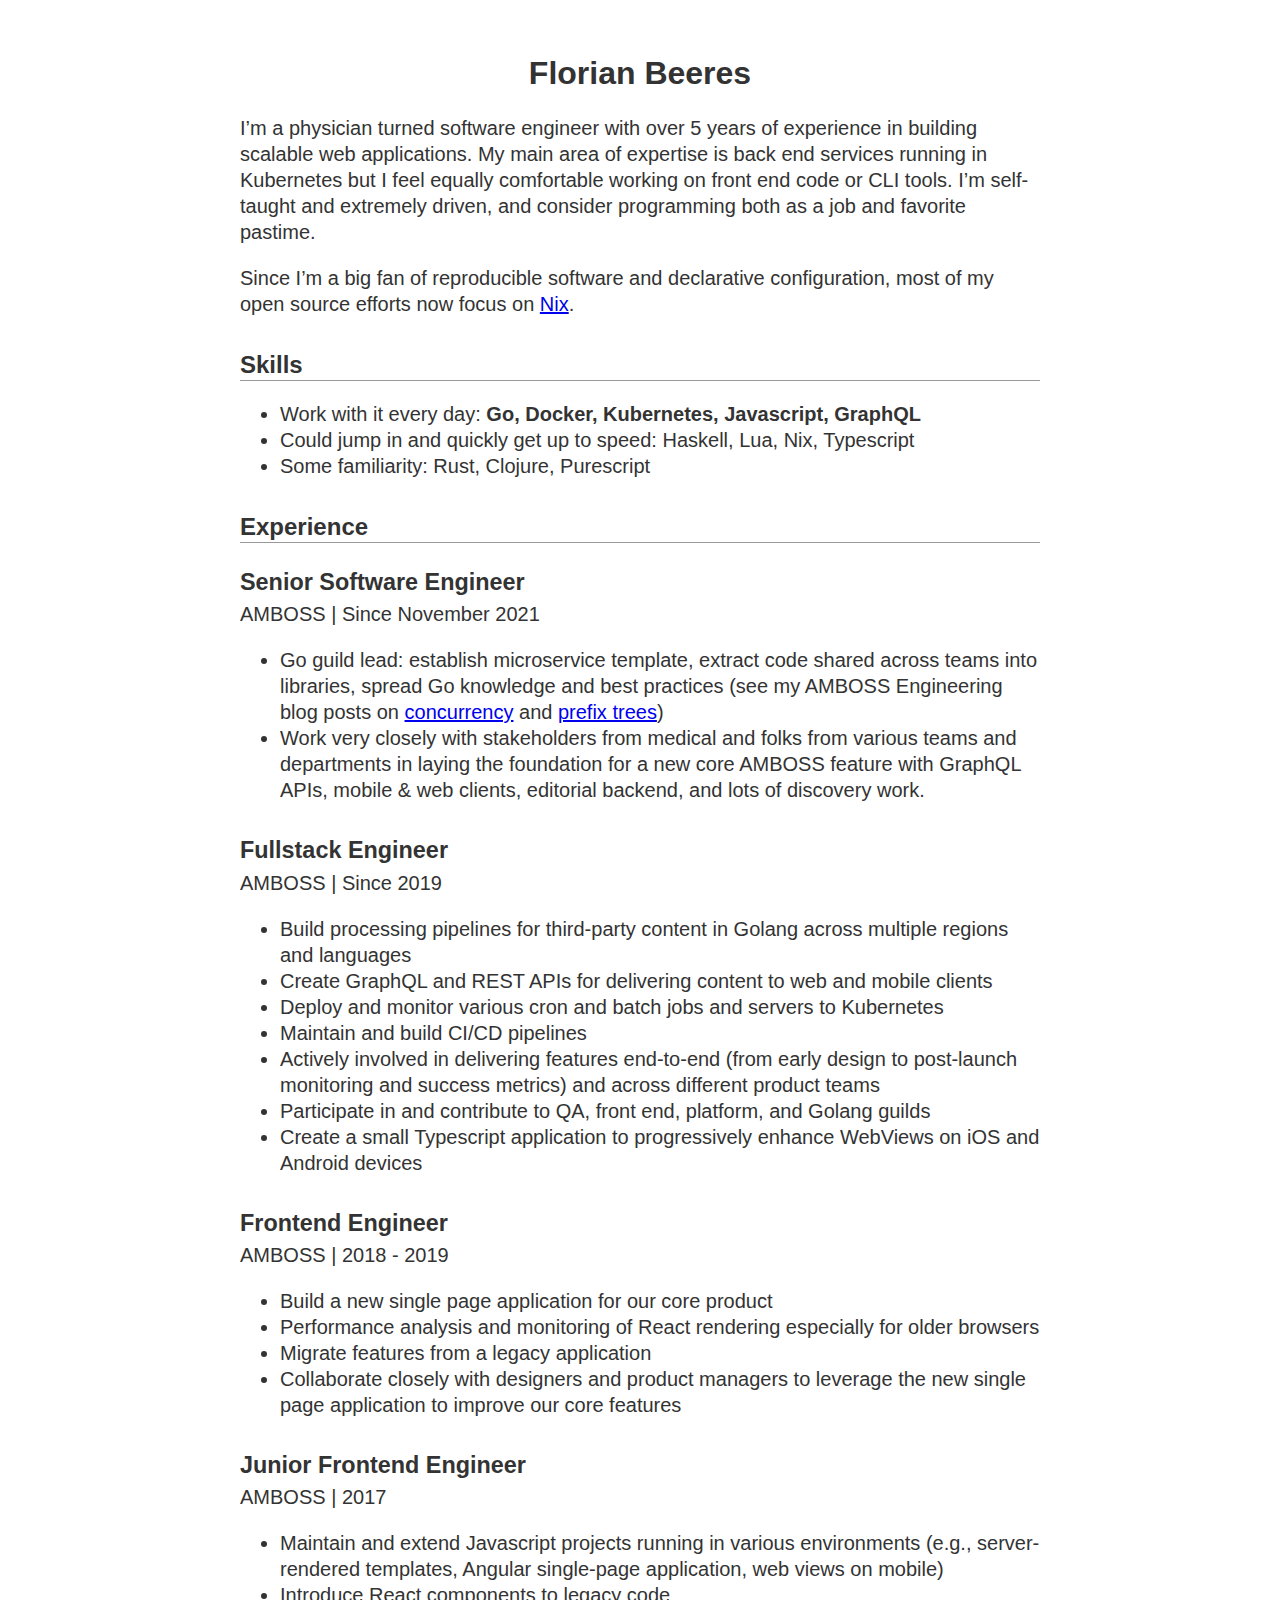
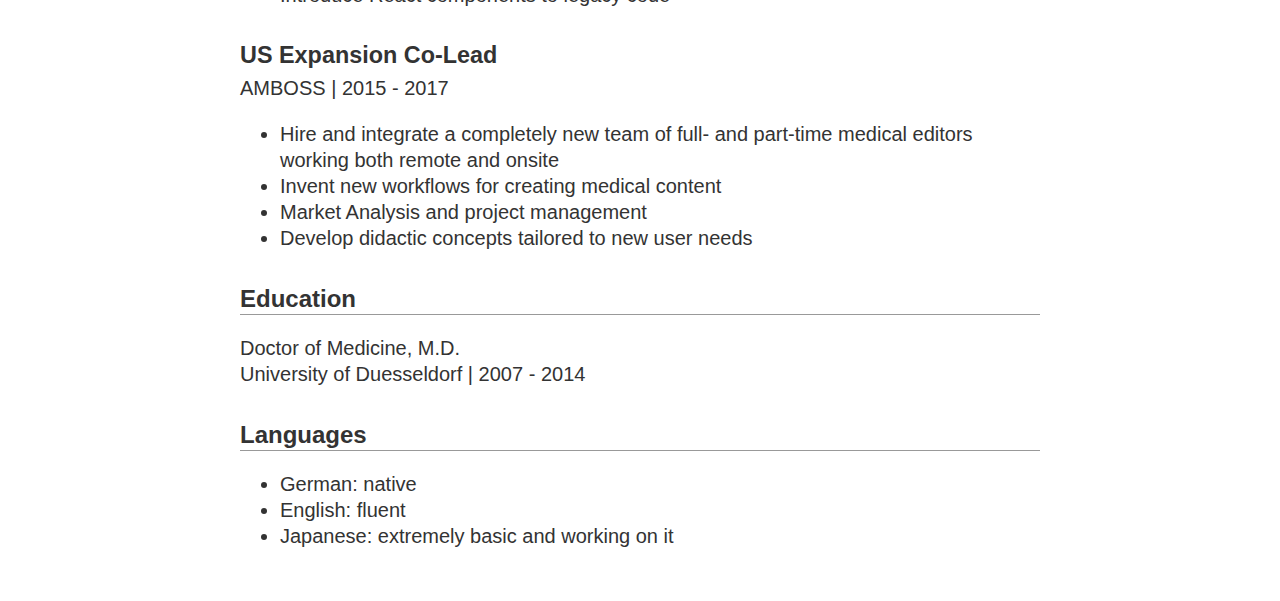
<file: resume.html>
<!DOCTYPE html>
<html xmlns="http://www.w3.org/1999/xhtml" lang xml:lang>
<head>
  <meta charset="utf-8" />
  <meta name="generator" content="pandoc" />
  <meta name="viewport" content="width=device-width, initial-scale=1.0, user-scalable=yes" />
  <title>Florian Beeres</title>
  <style>
code{white-space: pre-wrap;}
span.smallcaps{font-variant: small-caps;}
div.columns{display: flex; gap: min(4vw, 1.5em);}
div.column{flex: auto; overflow-x: auto;}
div.hanging-indent{margin-left: 1.5em; text-indent: -1.5em;}
ul.task-list{list-style: none;}
ul.task-list li input[type="checkbox"] {
width: 0.8em;
margin: 0 0.8em 0.2em -1.6em;
vertical-align: middle;
}
.display.math{display: block; text-align: center; margin: 0.5rem auto;}
</style>
  <style type="text/css">:root {
--font-size-base: 20px;
--base-padding: 2rem;
}
@media screen and (max-width: 500px) {
:root {
--font-size-base: 18px;
--base-padding: 0.5rem;
}
}
body {
font-family: sans-serif;
font-size: var(--font-size-base);
color: #333;
max-width: 50rem;
line-height: 1.3;
margin: 0 auto;
padding: var(--base-padding);
}
h1 {
text-align: center;
margin-bottom: 1rem;
font-size: 2rem;
}
h2 {
margin-top: 2rem;
font-size: 1.5rem;
border-bottom: 1px solid #999;
}
h3 {
margin-bottom: 0.25rem;
}
ul + h3 {
margin-top: 2rem;
}
</style>
  <!--[if lt IE 9]>
    <script src="//cdnjs.cloudflare.com/ajax/libs/html5shiv/3.7.3/html5shiv-printshiv.min.js"></script>
  <![endif]-->
</head>
<body>
<header id="title-block-header">
<h1 class="title">Florian Beeres</h1>
</header>
<p>I’m a physician turned software engineer with over 5 years of
experience in building scalable web applications. My main area of
expertise is back end services running in Kubernetes but I feel equally
comfortable working on front end code or CLI tools. I’m self-taught and
extremely driven, and consider programming both as a job and favorite
pastime.</p>
<p>Since I’m a big fan of reproducible software and declarative
configuration, most of my open source efforts now focus on <a href="https://github.com/NixOS">Nix</a>.</p>
<h2 id="skills">Skills</h2>
<ul>
<li>Work with it every day: <strong>Go, Docker, Kubernetes, Javascript,
GraphQL</strong></li>
<li>Could jump in and quickly get up to speed: Haskell, Lua, Nix,
Typescript</li>
<li>Some familiarity: Rust, Clojure, Purescript</li>
</ul>
<h2 id="experience">Experience</h2>
<h3 id="senior-software-engineer">Senior Software Engineer</h3>
<div role="doc-subtitle">
AMBOSS | Since November 2021
</div>
<ul>
<li>Go guild lead: establish microservice template, extract code shared
across teams into libraries, spread Go knowledge and best practices (see
my AMBOSS Engineering blog posts on <a href="https://medium.com/amboss/applying-modern-go-concurrency-patterns-to-data-pipelines-b3b5327908d4">concurrency</a>
and <a href="https://medium.com/amboss/prefix-trees-in-action-404a6105b6d5">prefix
trees</a>)</li>
<li>Work very closely with stakeholders from medical and folks from
various teams and departments in laying the foundation for a new core
AMBOSS feature with GraphQL APIs, mobile &amp; web clients, editorial
backend, and lots of discovery work.</li>
</ul>
<h3 id="fullstack-engineer">Fullstack Engineer</h3>
<div role="doc-subtitle">
AMBOSS | Since 2019
</div>
<ul>
<li>Build processing pipelines for third-party content in Golang across
multiple regions and languages</li>
<li>Create GraphQL and REST APIs for delivering content to web and
mobile clients</li>
<li>Deploy and monitor various cron and batch jobs and servers to
Kubernetes</li>
<li>Maintain and build CI/CD pipelines</li>
<li>Actively involved in delivering features end-to-end (from early
design to post-launch monitoring and success metrics) and across
different product teams</li>
<li>Participate in and contribute to QA, front end, platform, and Golang
guilds</li>
<li>Create a small Typescript application to progressively enhance
WebViews on iOS and Android devices</li>
</ul>
<h3 id="frontend-engineer">Frontend Engineer</h3>
<div role="doc-subtitle">
AMBOSS | 2018 - 2019
</div>
<ul>
<li>Build a new single page application for our core product</li>
<li>Performance analysis and monitoring of React rendering especially
for older browsers</li>
<li>Migrate features from a legacy application</li>
<li>Collaborate closely with designers and product managers to leverage
the new single page application to improve our core features</li>
</ul>
<h3 id="junior-frontend-engineer">Junior Frontend Engineer</h3>
<div role="doc-subtitle">
AMBOSS | 2017
</div>
<ul>
<li>Maintain and extend Javascript projects running in various
environments (e.g., server-rendered templates, Angular single-page
application, web views on mobile)</li>
<li>Introduce React components to legacy code</li>
</ul>
<h3 id="us-expansion-co-lead">US Expansion Co-Lead</h3>
<div role="doc-subtitle">
AMBOSS | 2015 - 2017
</div>
<ul>
<li>Hire and integrate a completely new team of full- and part-time
medical editors working both remote and onsite</li>
<li>Invent new workflows for creating medical content</li>
<li>Market Analysis and project management</li>
<li>Develop didactic concepts tailored to new user needs</li>
</ul>
<h2 id="education">Education</h2>
<p>Doctor of Medicine, M.D.<br />
University of Duesseldorf | 2007 - 2014</p>
<h2 id="languages">Languages</h2>
<ul>
<li>German: native</li>
<li>English: fluent</li>
<li>Japanese: extremely basic and working on it</li>
</ul>
</body>
</html>
</file>
